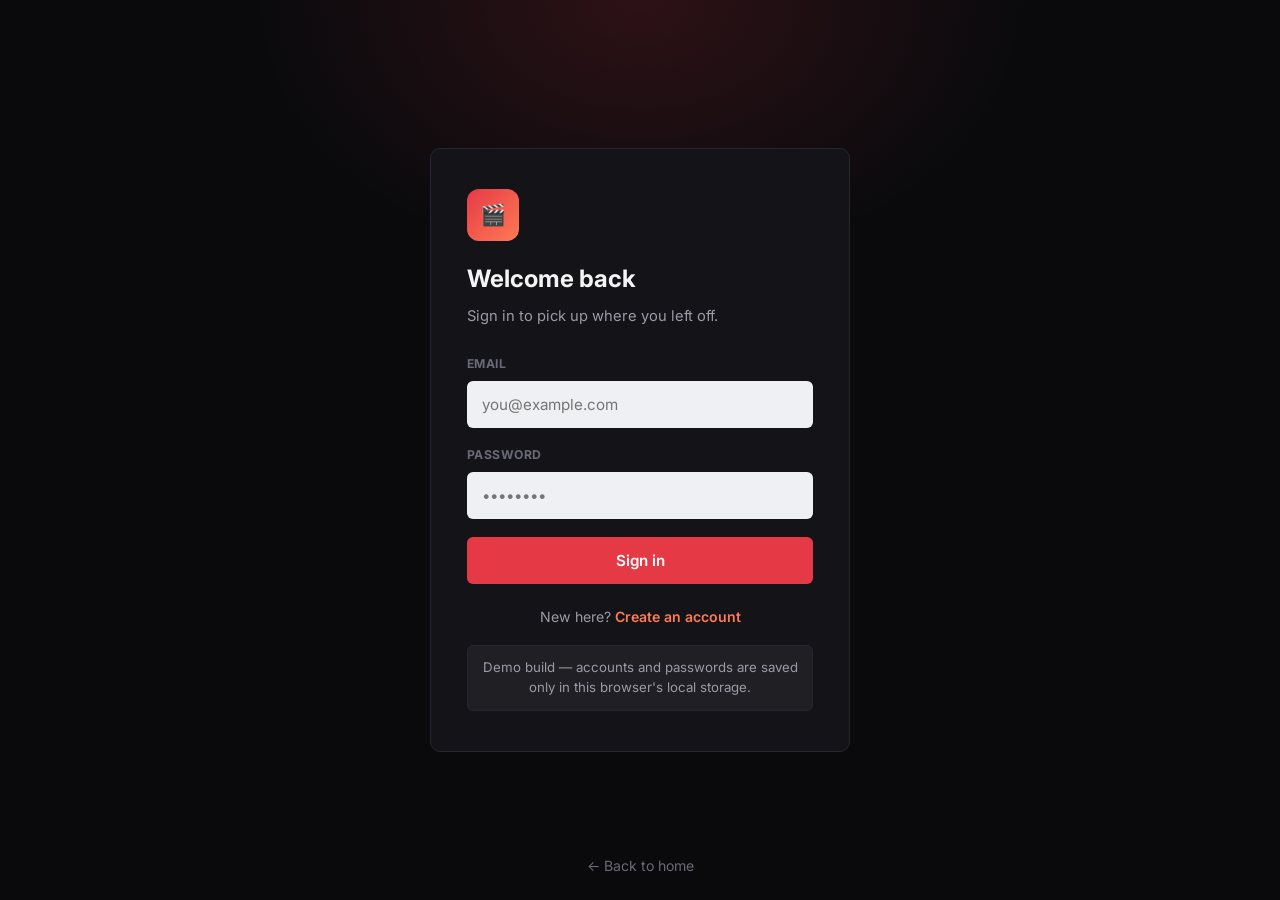
<file: account.html>
<!DOCTYPE html>
<html lang="en">
<head>
<meta charset="UTF-8">
<meta name="viewport" content="width=device-width, initial-scale=1.0">
<title>My Account — Movies 789</title>
<link rel="preconnect" href="https://fonts.googleapis.com">
<link href="https://fonts.googleapis.com/css2?family=Fraunces:wght@500;600;700&family=Inter:wght@400;500;600;700;800&display=swap" rel="stylesheet">
<link rel="stylesheet" href="css/style.css">
</head>
<body>

<header class="topnav">
  <div class="topnav-inner">
    <a href="home.html" class="brand">
      <span class="brand-mark">M</span>
      Movies <span>789</span>
    </a>
    <nav class="nav-links">
      <a href="home.html">Home</a>
    </nav>
    <div class="nav-actions">
      <div class="user-chip" id="user-chip">
        <span class="avatar" id="user-avatar">?</span>
        <span id="user-name-label">Account</span>
        <div class="user-menu" id="user-menu">
          <a href="account.html" class="active">My account</a>
          <button id="logout-btn" class="danger">Sign out</button>
        </div>
      </div>
    </div>
  </div>
</header>

<main class="wrap" style="padding:50px 40px 80px;">
  <div class="section-head" style="margin-bottom:6px;">
    <h2 style="font-size:1.9rem;">My account</h2>
  </div>
  <p id="account-sub" style="color:var(--text-dim); margin:0 0 36px;"></p>

  <div class="section-head">
    <h2>Choose your plan</h2>
    <span style="color:var(--text-faint); font-size:0.85rem;">Cosmetic in this demo — no payment is processed.</span>
  </div>
  <div class="plan-grid" id="plan-grid"></div>
</main>

<div class="toast" id="toast"></div>

<script src="js/data.js"></script>
<script src="js/auth.js"></script>
<script src="js/account.js"></script>
</body>
</html>
</file>
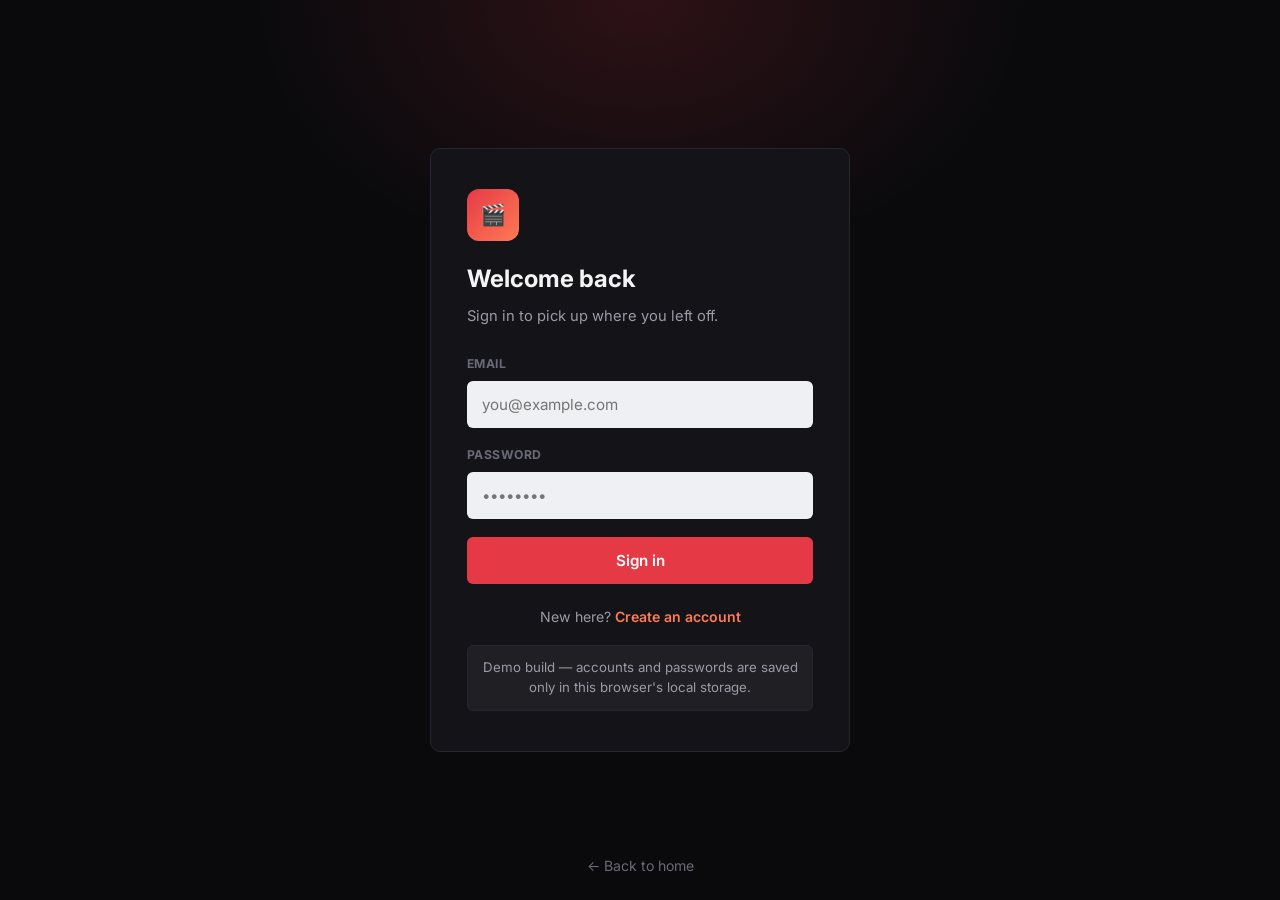
<file: home.html>
<!DOCTYPE html>
<html lang="en">
<head>
<meta charset="UTF-8">
<meta name="viewport" content="width=device-width, initial-scale=1.0">
<title>Home — Movies 789</title>
<link rel="preconnect" href="https://fonts.googleapis.com">
<link href="https://fonts.googleapis.com/css2?family=Fraunces:wght@500;600;700&family=Inter:wght@400;500;600;700;800&display=swap" rel="stylesheet">
<link rel="stylesheet" href="css/style.css">
</head>
<body>

<header class="topnav">
  <div class="topnav-inner">
    <a href="home.html" class="brand">
      <span class="brand-mark">M</span>
      Movies <span>789</span>
    </a>
    <nav class="nav-links">
      <a href="home.html" class="active" data-view="home">Home</a>
      <a href="#" data-view="movies">Movies</a>
      <a href="#" data-view="tv">TV Shows</a>
      <a href="#" data-view="genres">Genres</a>
      <a href="#" data-view="trending">Trending</a>
      <a href="#" data-view="wishlist">Wishlist</a>
    </nav>
    <div class="nav-actions">
      <div class="user-chip" id="user-chip">
        <span class="avatar" id="user-avatar">?</span>
        <span id="user-name-label">Account</span>
        <div class="user-menu" id="user-menu">
          <a href="#" data-view="wishlist">My wishlist</a>
          <a href="account.html">My account</a>
          <button id="logout-btn" class="danger">Sign out</button>
        </div>
      </div>
    </div>
  </div>
</header>

<main id="main-home">
  <section class="feature-hero" id="feature-hero"></section>

  <section class="wrap row-section" id="trending-section">
    <div class="section-head">
      <h2>Trending Now</h2>
    </div>
    <div class="carousel">
      <div class="carousel-nav">
        <button id="car-prev" aria-label="Scroll left">‹</button>
        <button id="car-next" aria-label="Scroll right">›</button>
      </div>
      <div class="carousel-track" id="trending-track"></div>
    </div>
  </section>

  <section class="wrap row-section" style="padding-top:0;">
    <div class="section-head">
      <h2>Fresh Drama</h2>
    </div>
    <div class="carousel">
      <div class="carousel-track" id="drama-track"></div>
    </div>
  </section>
</main>

<main id="main-browse" class="wrap" style="display:none; padding-top:34px; padding-bottom:60px;">
  <div class="section-head">
    <h2 id="browse-title">Movies</h2>
    <span id="browse-count" style="color:var(--text-faint); font-size:0.85rem;"></span>
  </div>
  <div class="search-bar" style="margin:0 0 4px;">
    <span>🔍</span>
    <input type="text" id="search-input" placeholder="Search titles…">
  </div>
  <div class="filter-bar" id="filter-bar"></div>
  <div class="grid-posters" id="browse-grid"></div>
  <div class="empty-state" id="empty-state" style="display:none;">
    <div class="icon">🎞️</div>
    <h3>Nothing here yet</h3>
    <p>Try a different genre or search term.</p>
  </div>
</main>

<footer class="site-footer">
  <div class="wrap" style="display:flex; justify-content:space-between; flex-wrap:wrap; gap:14px;">
    <span>© 2026 Movies 789. A demo project — not a real streaming service.</span>
    <span>Built with HTML, CSS &amp; JavaScript.</span>
  </div>
</footer>

<div class="toast" id="toast"></div>

<script src="js/data.js"></script>
<script src="js/auth.js"></script>
<script src="js/catalog.js"></script>
<script src="js/reviews.js"></script>
<script src="js/home.js"></script>
</body>
</html>
</file>
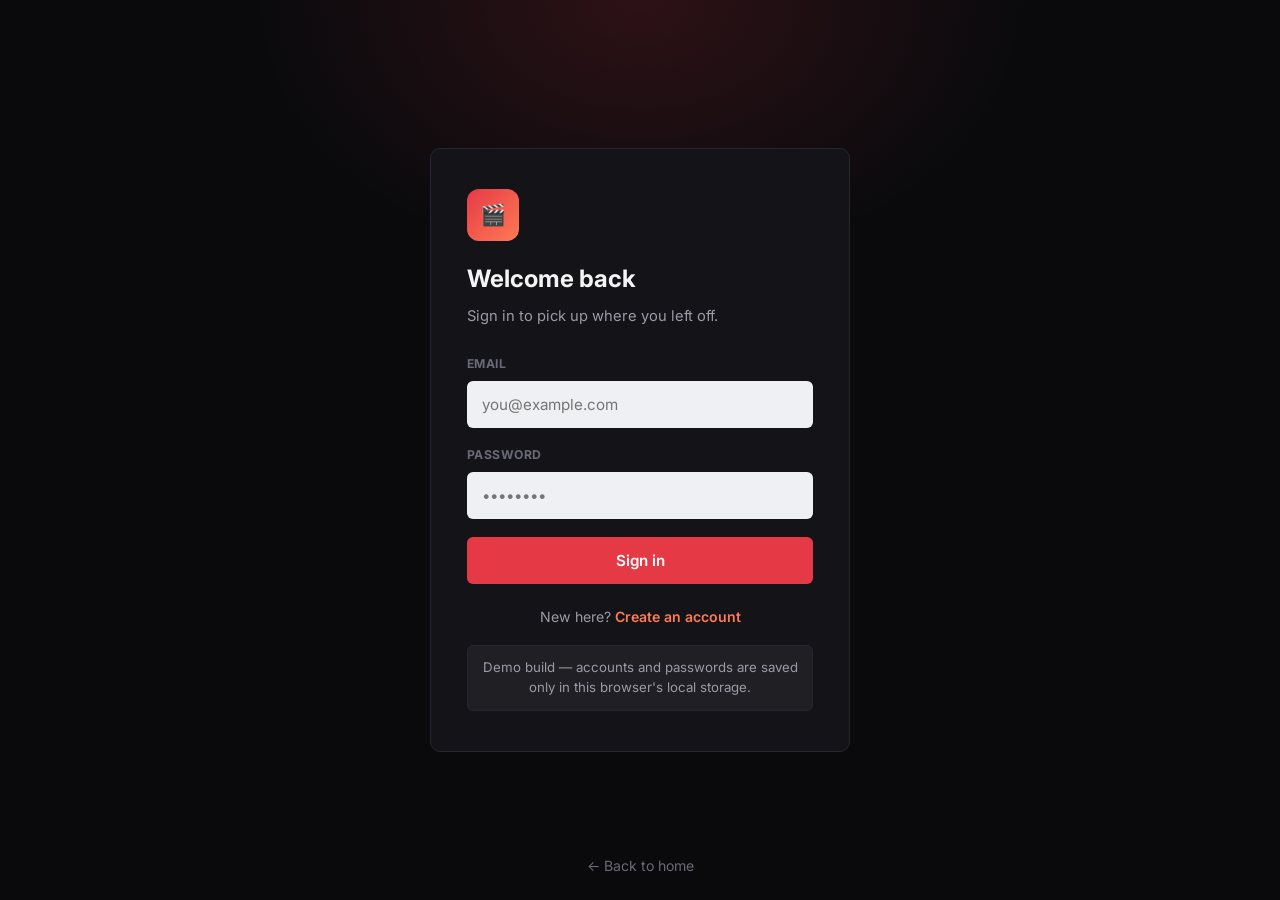
<file: movie.html>
<!DOCTYPE html>
<html lang="en">
<head>
<meta charset="UTF-8">
<meta name="viewport" content="width=device-width, initial-scale=1.0">
<title>Movie — Movies 789</title>
<link rel="preconnect" href="https://fonts.googleapis.com">
<link href="https://fonts.googleapis.com/css2?family=Fraunces:wght@500;600;700&family=Inter:wght@400;500;600;700;800&display=swap" rel="stylesheet">
<link rel="stylesheet" href="css/style.css">
</head>
<body>

<header class="topnav">
  <div class="topnav-inner">
    <a href="home.html" class="brand">
      <span class="brand-mark">M</span>
      Movies <span>789</span>
    </a>
    <nav class="nav-links">
      <a href="home.html">Home</a>
    </nav>
    <div class="nav-actions">
      <div class="user-chip" id="user-chip">
        <span class="avatar" id="user-avatar">?</span>
        <span id="user-name-label">Account</span>
        <div class="user-menu" id="user-menu">
          <a href="account.html">My account</a>
          <button id="logout-btn" class="danger">Sign out</button>
        </div>
      </div>
    </div>
  </div>
</header>

<a href="home.html" class="wrap" style="display:block; padding-top:24px; color:var(--text-faint); font-size:0.88rem;">← Back to browsing</a>

<section class="feature-hero" id="movie-hero" style="min-height:56vh;"></section>

<main class="wrap" style="padding:50px 40px 70px; max-width:900px;">

  <section id="rate-panel" class="panel">
    <h2>Rate this film</h2>
    <p style="color:var(--text-dim); font-size:0.9rem; margin:0 0 16px;">Tap a star, then leave a written review below.</p>
    <div class="star-input" id="star-input">
      <button data-star="1">★</button>
      <button data-star="2">★</button>
      <button data-star="3">★</button>
      <button data-star="4">★</button>
      <button data-star="5">★</button>
      <span id="star-value" class="star-value"></span>
    </div>

    <form id="review-form" style="margin-top:22px;">
      <div class="field" style="margin-bottom:14px;">
        <label for="review-text">Your review</label>
        <textarea id="review-text" required placeholder="What did you think?" style="width:100%; background:var(--bg); border:1px solid var(--line); border-radius:var(--radius-s); padding:12px 14px; color:var(--text); font-family:inherit; min-height:100px; resize:vertical;"></textarea>
      </div>
      <button type="submit" class="btn btn-primary">Post review</button>
      <span id="review-note" style="color:var(--text-faint); font-size:0.82rem; margin-left:12px;"></span>
    </form>
  </section>

  <section style="margin-top:40px;">
    <div class="section-head">
      <h2 id="reviews-heading">Reviews</h2>
      <span id="reviews-avg" style="color:var(--gold); font-weight:700; font-size:0.95rem;"></span>
    </div>
    <div id="review-list"></div>
    <div class="empty-state" id="reviews-empty" style="display:none; padding:50px 10px;">
      <div class="icon">✍️</div>
      <h3>No reviews yet</h3>
      <p>Be the first to rate and review this title.</p>
    </div>
  </section>

</main>

<div class="toast" id="toast"></div>

<script src="js/data.js"></script>
<script src="js/auth.js"></script>
<script src="js/catalog.js"></script>
<script src="js/reviews.js"></script>
<script src="js/movie.js"></script>
</body>
</html>
</file>
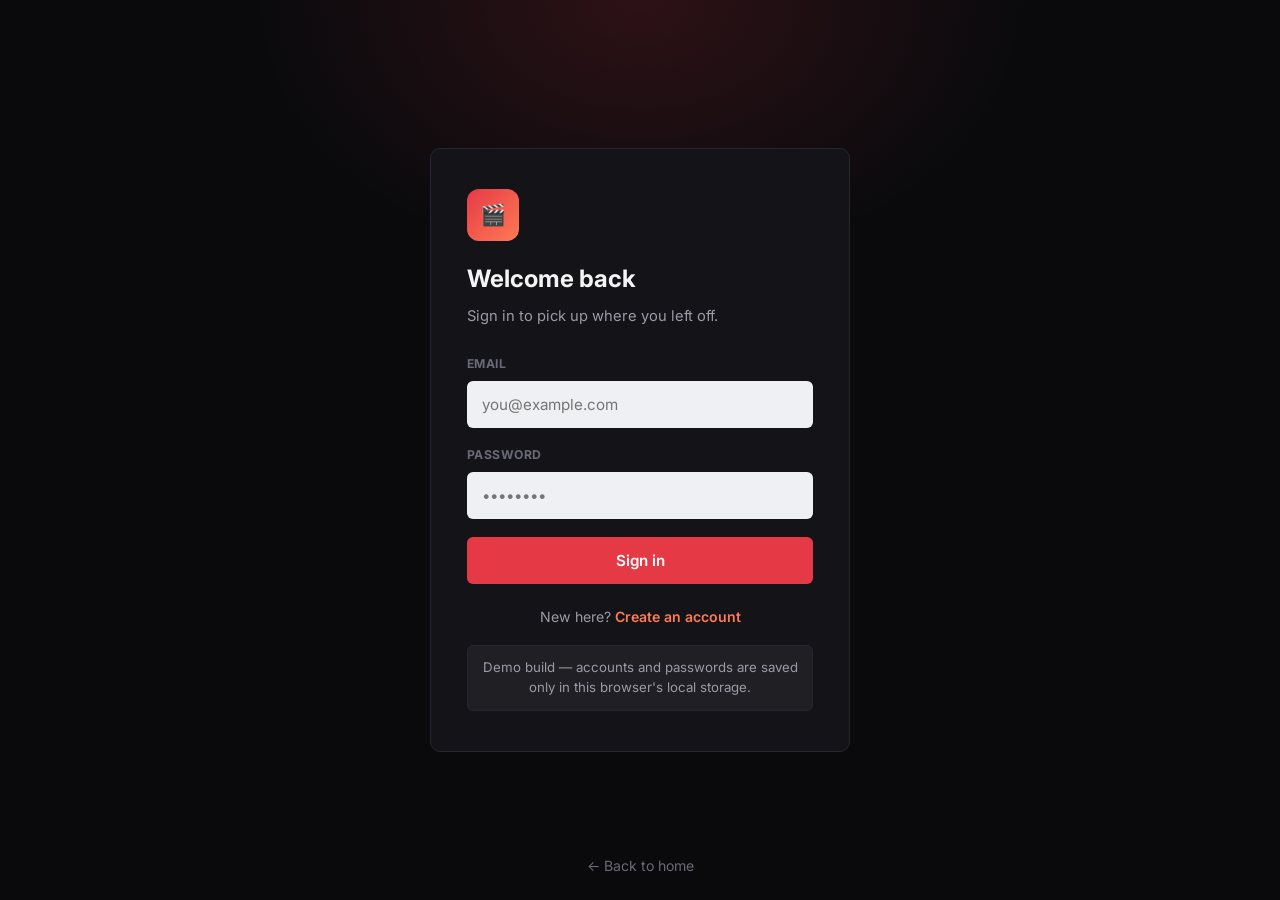
<file: signin.html>
<!DOCTYPE html>
<html lang="en">
<head>
<meta charset="UTF-8">
<meta name="viewport" content="width=device-width, initial-scale=1.0">
<title>Sign in — Movies 789</title>
<link rel="preconnect" href="https://fonts.googleapis.com">
<link href="https://fonts.googleapis.com/css2?family=Fraunces:wght@500;600;700&family=Inter:wght@400;500;600;700;800&display=swap" rel="stylesheet">
<link rel="stylesheet" href="css/style.css">
</head>
<body>

<div class="auth-shell">
  <div class="auth-card">
    <div class="auth-icon">🎬</div>

    <div id="signin-view">
      <h1>Welcome back</h1>
      <p class="sub">Sign in to pick up where you left off.</p>
      <div class="auth-error" id="signin-error"></div>
      <form id="signin-form">
        <div class="field">
          <label for="si-email">Email</label>
          <input id="si-email" type="email" required placeholder="you@example.com">
        </div>
        <div class="field">
          <label for="si-password">Password</label>
          <input id="si-password" type="password" required placeholder="••••••••">
        </div>
        <button type="submit" class="btn btn-primary btn-block">Sign in</button>
      </form>
      <div class="auth-switch">New here? <button id="to-signup">Create an account</button></div>
    </div>

    <div id="signup-view" style="display:none;">
      <h1>Create your account</h1>
      <p class="sub">Takes about 20 seconds. Really.</p>
      <div class="auth-error" id="signup-error"></div>
      <form id="signup-form">
        <div class="field">
          <label for="su-name">Name</label>
          <input id="su-name" type="text" required placeholder="Jordan Rivera">
        </div>
        <div class="field">
          <label for="su-email">Email</label>
          <input id="su-email" type="email" required placeholder="you@example.com">
        </div>
        <div class="field">
          <label for="su-password">Password</label>
          <input id="su-password" type="password" required minlength="4" placeholder="At least 4 characters">
        </div>
        <button type="submit" class="btn btn-primary btn-block">Create account</button>
      </form>
      <div class="auth-switch">Already have an account? <button id="to-signin">Sign in</button></div>
    </div>

    <div class="auth-note">Demo build — accounts and passwords are saved only in this browser's local storage.</div>
  </div>
</div>

<a href="index.html" class="back-link" style="position:fixed; bottom:24px; left:50%; transform:translateX(-50%);">← Back to home</a>

<script src="js/data.js"></script>
<script src="js/auth.js"></script>
<script>
  const signinView = document.getElementById("signin-view");
  const signupView = document.getElementById("signup-view");

  function showSignup() { signinView.style.display = "none"; signupView.style.display = "block"; }
  function showSignin() { signupView.style.display = "none"; signinView.style.display = "block"; }

  if (new URLSearchParams(location.search).get("mode") === "signup") showSignup();

  document.getElementById("to-signup").addEventListener("click", showSignup);
  document.getElementById("to-signin").addEventListener("click", showSignin);

  document.getElementById("signin-form").addEventListener("submit", e => {
    e.preventDefault();
    const email = document.getElementById("si-email").value.trim();
    const password = document.getElementById("si-password").value;
    const result = signIn(email, password);
    const errBox = document.getElementById("signin-error");
    if (!result.ok) {
      errBox.textContent = result.error;
      errBox.classList.add("show");
      return;
    }
    window.location.href = "home.html";
  });

  document.getElementById("signup-form").addEventListener("submit", e => {
    e.preventDefault();
    const name = document.getElementById("su-name").value.trim();
    const email = document.getElementById("su-email").value.trim();
    const password = document.getElementById("su-password").value;
    const result = signUp(name, email, password);
    const errBox = document.getElementById("signup-error");
    if (!result.ok) {
      errBox.textContent = result.error;
      errBox.classList.add("show");
      return;
    }
    window.location.href = "home.html";
  });
</script>
</body>
</html>
</file>
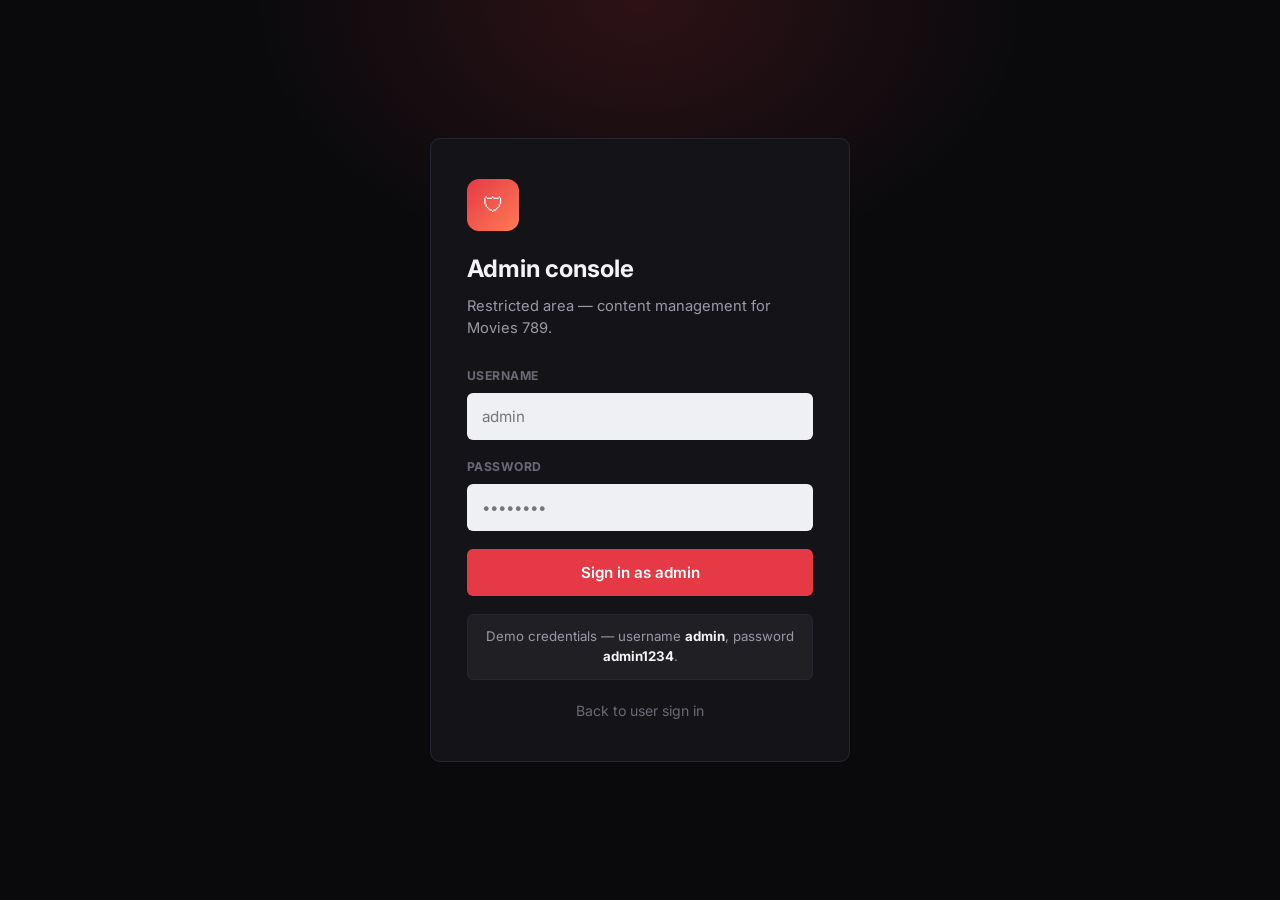
<file: admin/dashboard.html>
<!DOCTYPE html>
<html lang="en">
<head>
<meta charset="UTF-8">
<meta name="viewport" content="width=device-width, initial-scale=1.0">
<title>Admin Dashboard — Movies 789</title>
<link rel="preconnect" href="https://fonts.googleapis.com">
<link href="https://fonts.googleapis.com/css2?family=Fraunces:wght@500;600;700&family=Inter:wght@400;500;600;700;800&display=swap" rel="stylesheet">
<link rel="stylesheet" href="../css/style.css">
</head>
<body>

<div class="mobile-topbar">
  <button id="sidebar-toggle">☰</button>
  <strong>Movies 789 Admin</strong>
</div>

<div class="admin-shell">
  <aside class="admin-sidebar" id="admin-sidebar">
    <div class="admin-brand">
      <span class="brand-mark">M</span>
      <div>
        <div class="name">Movies 789</div>
        <div class="role">ADMIN</div>
      </div>
    </div>
    <nav class="admin-nav">
      <a href="#" data-view="dashboard" class="active"><span class="icon">▦</span> Dashboard</a>
      <a href="#" data-view="movies"><span class="icon">🎬</span> Movies</a>
      <a href="#" data-view="add-movie"><span class="icon">➕</span> Add Movie</a>
      <a href="#" data-view="categories"><span class="icon">▤</span> Categories</a>
      <a href="#" data-view="users"><span class="icon">◎</span> Users</a>
      <a href="#" data-view="settings"><span class="icon">⚙</span> Settings</a>
      <div class="divider"></div>
      <a href="../home.html" target="_blank" rel="noopener"><span class="icon">↗</span> View site</a>
      <button id="logout-btn" class="danger"><span class="icon">⏻</span> Logout</button>
    </nav>
  </aside>

  <main class="admin-main">

    <!-- Dashboard -->
    <section class="view-section active" id="view-dashboard">
      <div class="admin-header">
        <h1>Dashboard</h1>
        <p>A snapshot of the Movies 789 catalog.</p>
      </div>

      <div class="stat-grid">
        <div class="stat-card">
          <div class="stat-icon">🎬</div>
          <div class="stat-value" id="stat-movies">0</div>
          <div class="stat-label">Total movies</div>
        </div>
        <div class="stat-card">
          <div class="stat-icon">◎</div>
          <div class="stat-value" id="stat-users">0</div>
          <div class="stat-label">Total users</div>
        </div>
        <div class="stat-card">
          <div class="stat-icon">▤</div>
          <div class="stat-value" id="stat-genres">0</div>
          <div class="stat-label">Total genres</div>
        </div>
        <div class="stat-card">
          <div class="stat-icon">♥</div>
          <div class="stat-value" id="stat-wishlist">0</div>
          <div class="stat-label">Wishlist items</div>
        </div>
        <div class="stat-card">
          <div class="stat-icon">◉</div>
          <div class="stat-value" id="stat-views">0</div>
          <div class="stat-label">Total views</div>
        </div>
        <div class="stat-card">
          <div class="stat-icon">✍️</div>
          <div class="stat-value" id="stat-reviews">0</div>
          <div class="stat-label">Total reviews</div>
        </div>
      </div>

      <div class="panel">
        <h2>Titles per genre</h2>
        <div class="bar-chart" id="genre-chart"></div>
      </div>

      <div class="panel">
        <div class="panel-head">
          <h2>Latest titles</h2>
          <a href="#" class="table-link" data-view="movies">Manage all</a>
        </div>
        <table class="data-table">
          <thead>
            <tr><th>Title</th><th>Genres</th><th>Year</th><th>Rating</th></tr>
          </thead>
          <tbody id="latest-titles-body"></tbody>
        </table>
      </div>
    </section>

    <!-- Movies -->
    <section class="view-section" id="view-movies">
      <div class="admin-header">
        <h1>Movies</h1>
        <p>Everything currently in the catalog.</p>
      </div>
      <div class="panel">
        <div class="panel-head">
          <h2 id="movies-count">All titles</h2>
          <a href="#" class="btn btn-primary" data-view="add-movie" style="padding:9px 16px; font-size:0.85rem;">➕ Add movie</a>
        </div>
        <table class="data-table">
          <thead>
            <tr><th>Title</th><th>Genres</th><th>Year</th><th>Rating</th><th></th></tr>
          </thead>
          <tbody id="movies-table-body"></tbody>
        </table>
      </div>
    </section>

    <!-- Add Movie -->
    <section class="view-section" id="view-add-movie">
      <div class="admin-header">
        <h1>Add movie</h1>
        <p>Add a new title to the catalog.</p>
      </div>
      <div class="panel">
        <form id="add-movie-form">
          <div class="form-grid">
            <div class="full">
              <label for="m-title">Title</label>
              <input id="m-title" type="text" required placeholder="e.g. Midnight Parallel">
            </div>
            <div>
              <label for="m-year">Year</label>
              <input id="m-year" type="number" required min="1900" max="2100" value="2026">
            </div>
            <div>
              <label for="m-runtime">Runtime</label>
              <input id="m-runtime" type="text" required placeholder="e.g. 1h 48m">
            </div>
            <div>
              <label for="m-rating">Rating</label>
              <input id="m-rating" type="number" required min="0" max="10" step="0.1" value="7.5">
            </div>
            <div class="full">
              <label>Genres</label>
              <div class="checkbox-grid" id="genre-checkboxes"></div>
            </div>
            <div class="full">
              <label for="m-blurb">Synopsis</label>
              <textarea id="m-blurb" required placeholder="One or two sentences about the film…"></textarea>
            </div>
          </div>
          <div class="form-actions">
            <button type="reset" class="btn btn-ghost">Clear</button>
            <button type="submit" class="btn btn-primary">Add to catalog</button>
          </div>
        </form>
      </div>
    </section>

    <!-- Categories -->
    <section class="view-section" id="view-categories">
      <div class="admin-header">
        <h1>Categories</h1>
        <p>Genres and how many titles carry each one.</p>
      </div>
      <div class="panel">
        <table class="data-table">
          <thead><tr><th>Genre</th><th>Titles</th></tr></thead>
          <tbody id="categories-table-body"></tbody>
        </table>
      </div>
    </section>

    <!-- Users -->
    <section class="view-section" id="view-users">
      <div class="admin-header">
        <h1>Users</h1>
        <p>Accounts created on this browser.</p>
      </div>
      <div class="panel">
        <table class="data-table" id="users-table">
          <thead><tr><th>Name</th><th>Email</th><th>Plan</th><th>Joined</th></tr></thead>
          <tbody id="users-table-body"></tbody>
        </table>
        <div class="empty-state" id="users-empty" style="display:none; padding:40px 10px;">
          <div class="icon">◎</div>
          <h3>No users yet</h3>
          <p>Accounts will show up here once someone signs up on the site.</p>
        </div>
      </div>
    </section>

    <!-- Settings -->
    <section class="view-section" id="view-settings">
      <div class="admin-header">
        <h1>Settings</h1>
        <p>Basic preferences for this demo instance.</p>
      </div>
      <div class="panel">
        <div class="form-grid">
          <div class="full">
            <label for="s-site-name">Site name</label>
            <input id="s-site-name" type="text" value="Movies 789">
          </div>
          <div class="full">
            <label for="s-tagline">Tagline</label>
            <input id="s-tagline" type="text" value="Endless films. Bingeable series. One place.">
          </div>
        </div>
        <div class="form-actions">
          <button class="btn btn-primary" id="save-settings">Save changes</button>
        </div>
        <p style="color:var(--text-faint); font-size:0.82rem; margin-top:18px;">Settings are cosmetic in this demo and aren't wired into the storefront.</p>
      </div>
    </section>

  </main>
</div>

<div class="toast" id="toast"></div>

<script src="../js/data.js"></script>
<script src="../js/auth.js"></script>
<script src="../js/catalog.js"></script>
<script src="../js/reviews.js"></script>
<script src="../js/admin.js"></script>
</body>
</html>
</file>
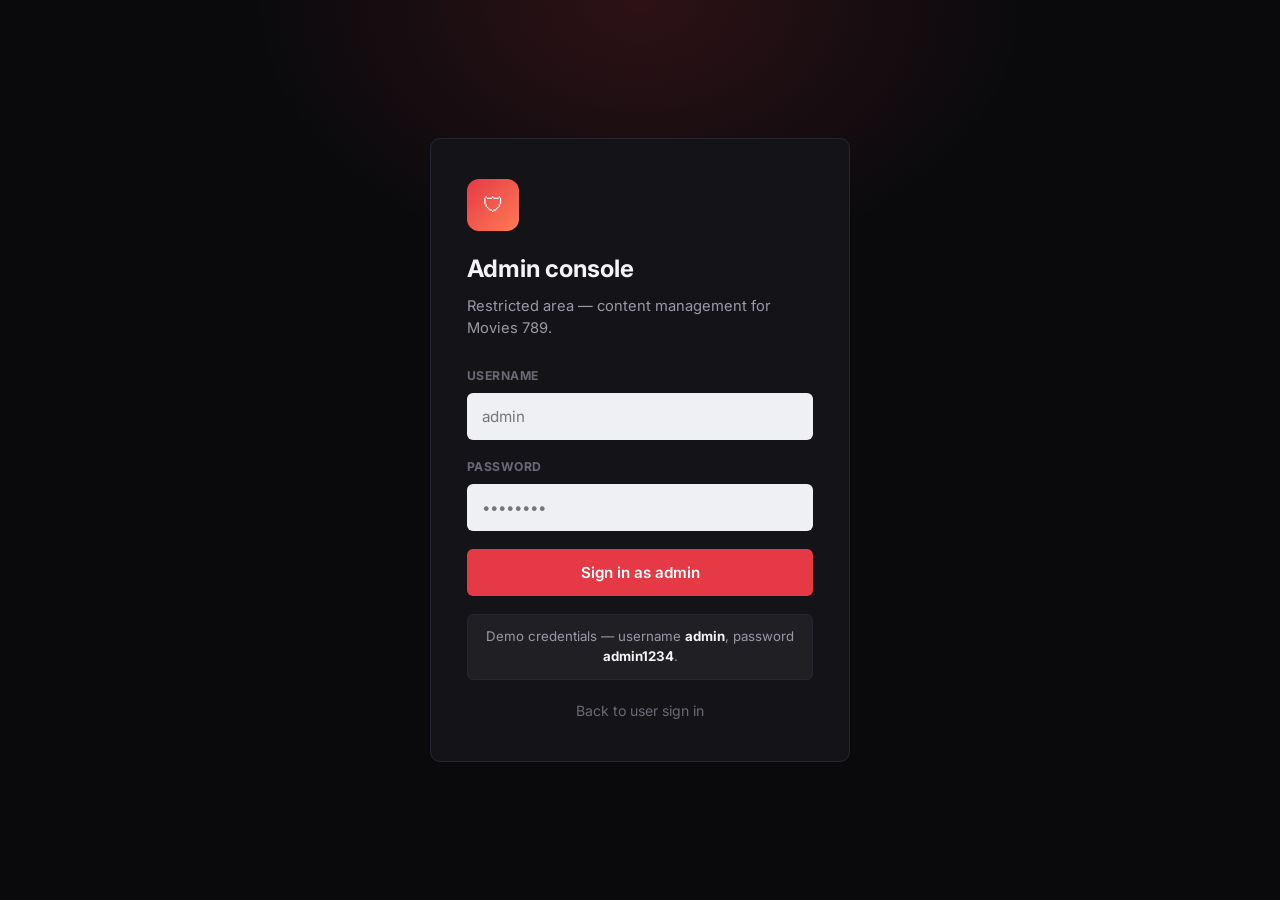
<file: admin/login.html>
<!DOCTYPE html>
<html lang="en">
<head>
<meta charset="UTF-8">
<meta name="viewport" content="width=device-width, initial-scale=1.0">
<title>Admin sign in — Movies 789</title>
<link rel="preconnect" href="https://fonts.googleapis.com">
<link href="https://fonts.googleapis.com/css2?family=Fraunces:wght@500;600;700&family=Inter:wght@400;500;600;700;800&display=swap" rel="stylesheet">
<link rel="stylesheet" href="../css/style.css">
</head>
<body>

<div class="auth-shell">
  <div class="auth-card">
    <div class="auth-icon">🛡</div>
    <h1>Admin console</h1>
    <p class="sub">Restricted area — content management for Movies 789.</p>
    <div class="auth-error" id="admin-error"></div>
    <form id="admin-login-form">
      <div class="field">
        <label for="a-username">Username</label>
        <input id="a-username" type="text" required placeholder="admin">
      </div>
      <div class="field">
        <label for="a-password">Password</label>
        <input id="a-password" type="password" required placeholder="••••••••">
      </div>
      <button type="submit" class="btn btn-primary btn-block">Sign in as admin</button>
    </form>
    <div class="auth-note">Demo credentials — username <strong>admin</strong>, password <strong>admin1234</strong>.</div>
    <a href="../signin.html" class="back-link">Back to user sign in</a>
  </div>
</div>

<script src="../js/data.js"></script>
<script src="../js/auth.js"></script>
<script>
  document.getElementById("admin-login-form").addEventListener("submit", e => {
    e.preventDefault();
    const username = document.getElementById("a-username").value.trim();
    const password = document.getElementById("a-password").value;
    const result = adminSignIn(username, password);
    const errBox = document.getElementById("admin-error");
    if (!result.ok) {
      errBox.textContent = result.error;
      errBox.classList.add("show");
      return;
    }
    window.location.href = "dashboard.html";
  });
</script>
</body>
</html>
</file>
<file: css/style.css>
/* Movies 789 — shared styles */

:root {
  --bg: #0a0a0d;
  --bg-raised: #141418;
  --bg-card: #18181d;
  --line: #262630;
  --red: #e63946;
  --red-dim: #a72631;
  --orange: #ff7b54;
  --text: #f4f4f6;
  --text-dim: #9a9aa5;
  --text-faint: #6a6a76;
  --gold: #f2b134;
  --radius-s: 6px;
  --radius-m: 10px;
  --font: "Inter", -apple-system, BlinkMacSystemFont, "Segoe UI", sans-serif;
  --font-display: "Fraunces", Georgia, serif;
}

* { box-sizing: border-box; }

html { scroll-behavior: smooth; }

body {
  margin: 0;
  background: var(--bg);
  color: var(--text);
  font-family: var(--font);
  line-height: 1.5;
  -webkit-font-smoothing: antialiased;
}

a { color: inherit; text-decoration: none; }
img { max-width: 100%; display: block; }
button { font-family: inherit; cursor: pointer; }

:focus-visible {
  outline: 2px solid var(--orange);
  outline-offset: 2px;
}

@media (prefers-reduced-motion: reduce) {
  * { animation-duration: 0.001ms !important; transition-duration: 0.001ms !important; }
}

.wrap { max-width: 1240px; margin: 0 auto; padding: 0 40px; }

/* ---------- Buttons ---------- */
.btn {
  display: inline-flex;
  align-items: center;
  justify-content: center;
  gap: 8px;
  padding: 13px 24px;
  border-radius: var(--radius-s);
  font-weight: 600;
  font-size: 0.95rem;
  border: 1px solid transparent;
  transition: transform 0.15s ease, background 0.15s ease, border-color 0.15s ease;
}
.btn:active { transform: scale(0.98); }
.btn-primary { background: var(--red); color: #fff; }
.btn-primary:hover { background: #d92f3c; }
.btn-ghost { background: transparent; color: var(--text); border-color: var(--line); }
.btn-ghost:hover { border-color: var(--text-dim); }
.btn-outline { background: rgba(255,255,255,0.06); color: var(--text); border-color: rgba(255,255,255,0.14); }
.btn-outline:hover { background: rgba(255,255,255,0.1); }
.btn-block { width: 100%; }
.btn[disabled] { opacity: 0.5; cursor: not-allowed; }

/* ---------- Top nav (marketing / home) ---------- */
.topnav {
  position: sticky;
  top: 0;
  z-index: 40;
  background: linear-gradient(to bottom, rgba(10,10,13,0.96), rgba(10,10,13,0.7));
  backdrop-filter: blur(8px);
  border-bottom: 1px solid var(--line);
}
.topnav-inner {
  max-width: 1240px;
  margin: 0 auto;
  padding: 18px 40px;
  display: flex;
  align-items: center;
  gap: 40px;
}
.brand {
  display: flex;
  align-items: center;
  gap: 10px;
  font-weight: 800;
  font-size: 1.15rem;
  letter-spacing: -0.01em;
  margin-right: auto;
}
.brand-mark {
  width: 34px;
  height: 34px;
  border-radius: 9px;
  background: linear-gradient(135deg, var(--red), var(--orange));
  display: flex;
  align-items: center;
  justify-content: center;
  font-family: var(--font-display);
  font-weight: 700;
  color: #fff;
  font-size: 1.05rem;
}
.brand span { color: var(--red); }

.nav-links { display: flex; align-items: center; gap: 28px; }
.nav-links a {
  font-size: 0.92rem;
  color: var(--text-dim);
  font-weight: 500;
  padding: 6px 2px;
  border-bottom: 2px solid transparent;
  transition: color 0.15s ease, border-color 0.15s ease;
}
.nav-links a:hover, .nav-links a.active { color: var(--text); }
.nav-links a.active { border-color: var(--red); }

.nav-actions { display: flex; align-items: center; gap: 14px; }

.avatar {
  width: 36px;
  height: 36px;
  border-radius: 50%;
  background: linear-gradient(135deg, var(--red), var(--orange));
  color: #fff;
  display: flex;
  align-items: center;
  justify-content: center;
  font-weight: 700;
  font-size: 0.95rem;
}
.user-chip {
  display: flex;
  align-items: center;
  gap: 10px;
  padding: 6px 12px 6px 6px;
  border-radius: 999px;
  border: 1px solid var(--line);
  font-size: 0.88rem;
  color: var(--text-dim);
  position: relative;
}
.user-chip:hover { border-color: var(--text-faint); }
.user-menu {
  position: absolute;
  top: calc(100% + 10px);
  right: 0;
  background: var(--bg-raised);
  border: 1px solid var(--line);
  border-radius: var(--radius-m);
  min-width: 190px;
  padding: 8px;
  display: none;
  flex-direction: column;
  box-shadow: 0 20px 40px rgba(0,0,0,0.5);
}
.user-menu.open { display: flex; }
.user-menu a, .user-menu button {
  text-align: left;
  background: none;
  border: none;
  color: var(--text);
  padding: 9px 10px;
  border-radius: var(--radius-s);
  font-size: 0.88rem;
}
.user-menu a:hover, .user-menu button:hover { background: rgba(255,255,255,0.06); }
.user-menu .danger { color: var(--red); }

/* ---------- Landing hero ---------- */
.landing-hero {
  position: relative;
  min-height: 88vh;
  display: flex;
  align-items: center;
  overflow: hidden;
  border-bottom: 1px solid var(--line);
}
.landing-hero::before {
  content: "";
  position: absolute;
  inset: 0;
  background:
    radial-gradient(ellipse 60% 50% at 75% 20%, rgba(230,57,70,0.22), transparent 60%),
    radial-gradient(ellipse 50% 60% at 15% 90%, rgba(255,123,84,0.14), transparent 60%),
    var(--bg);
  z-index: -1;
}
.landing-hero .wrap { padding-top: 60px; padding-bottom: 60px; }
.eyebrow {
  display: inline-flex;
  align-items: center;
  gap: 8px;
  color: var(--orange);
  font-size: 0.85rem;
  font-weight: 600;
  margin-bottom: 22px;
}
.landing-headline {
  font-family: var(--font-display);
  font-size: clamp(2.6rem, 5.6vw, 4.6rem);
  line-height: 1.05;
  font-weight: 600;
  max-width: 820px;
  margin: 0 0 26px;
  letter-spacing: -0.01em;
}
.landing-headline em { font-style: normal; color: var(--red); }
.landing-sub {
  font-size: 1.15rem;
  color: var(--text-dim);
  max-width: 560px;
  margin: 0 0 34px;
}
.landing-actions { display: flex; gap: 14px; flex-wrap: wrap; margin-bottom: 18px; }
.landing-note {
  display: flex;
  align-items: center;
  gap: 8px;
  color: var(--text-faint);
  font-size: 0.85rem;
}

.strip {
  display: flex;
  gap: 14px;
  overflow-x: auto;
  padding: 30px 40px 40px;
  scrollbar-width: none;
}
.strip::-webkit-scrollbar { display: none; }
.strip .poster { flex: 0 0 auto; width: 150px; }

/* ---------- Poster card ---------- */
.poster {
  position: relative;
  border-radius: var(--radius-s);
  overflow: hidden;
  background: var(--bg-card);
  border: 1px solid var(--line);
}
.poster img {
  width: 100%;
  aspect-ratio: 2 / 3;
  object-fit: cover;
  display: block;
  transition: transform 0.35s ease;
}
.poster:hover img { transform: scale(1.05); }
.poster-rating {
  position: absolute;
  top: 8px;
  left: 8px;
  background: rgba(10,10,13,0.85);
  color: var(--gold);
  font-size: 0.72rem;
  font-weight: 700;
  padding: 3px 7px;
  border-radius: 999px;
  display: flex;
  align-items: center;
  gap: 3px;
}
.poster-wish {
  position: absolute;
  top: 8px;
  right: 8px;
  width: 28px;
  height: 28px;
  border-radius: 50%;
  background: rgba(10,10,13,0.85);
  border: none;
  color: #fff;
  display: flex;
  align-items: center;
  justify-content: center;
  font-size: 0.95rem;
}
.poster-wish.active { color: var(--red); }
.poster-meta { padding: 10px 4px 2px; }
.poster-title {
  font-size: 0.88rem;
  font-weight: 600;
  white-space: nowrap;
  overflow: hidden;
  text-overflow: ellipsis;
}
.poster-sub { font-size: 0.76rem; color: var(--text-faint); margin-top: 2px; }

/* ---------- Auth pages ---------- */
.auth-shell {
  min-height: 100vh;
  display: flex;
  align-items: center;
  justify-content: center;
  padding: 40px 20px;
  position: relative;
}
.auth-shell::before {
  content: "";
  position: absolute;
  inset: 0;
  background:
    radial-gradient(ellipse 50% 50% at 50% 0%, rgba(230,57,70,0.16), transparent 60%),
    var(--bg);
  z-index: -1;
}
.auth-card {
  width: 100%;
  max-width: 420px;
  background: var(--bg-raised);
  border: 1px solid var(--line);
  border-radius: var(--radius-m);
  padding: 40px 36px;
}
.auth-icon {
  width: 52px;
  height: 52px;
  border-radius: 12px;
  background: linear-gradient(135deg, var(--red), var(--orange));
  display: flex;
  align-items: center;
  justify-content: center;
  margin-bottom: 20px;
  font-size: 1.3rem;
}
.auth-card h1 { font-size: 1.5rem; margin: 0 0 8px; font-weight: 700; }
.auth-card .sub { color: var(--text-dim); font-size: 0.92rem; margin: 0 0 28px; }
.field { margin-bottom: 18px; }
.field label {
  display: block;
  font-size: 0.76rem;
  font-weight: 700;
  letter-spacing: 0.04em;
  color: var(--text-faint);
  margin-bottom: 8px;
  text-transform: uppercase;
}
.field input {
  width: 100%;
  background: #eef0f4;
  color: #14141a;
  border: 1px solid transparent;
  border-radius: var(--radius-s);
  padding: 13px 14px;
  font-size: 0.95rem;
  font-family: inherit;
}
.field input:focus { outline: 2px solid var(--orange); outline-offset: 1px; }
.auth-note {
  margin-top: 18px;
  background: rgba(255,255,255,0.05);
  border: 1px solid var(--line);
  border-radius: var(--radius-s);
  padding: 12px 14px;
  font-size: 0.83rem;
  color: var(--text-dim);
  text-align: center;
}
.auth-note strong { color: var(--text); }
.auth-switch { text-align: center; margin-top: 22px; font-size: 0.88rem; color: var(--text-dim); }
.auth-switch button {
  background: none;
  border: none;
  color: var(--orange);
  font-weight: 600;
  font-size: inherit;
  padding: 0;
}
.auth-error {
  background: rgba(230,57,70,0.12);
  border: 1px solid rgba(230,57,70,0.4);
  color: #ff9aa2;
  font-size: 0.85rem;
  padding: 10px 12px;
  border-radius: var(--radius-s);
  margin-bottom: 18px;
  display: none;
}
.auth-error.show { display: block; }
.back-link { display: block; text-align: center; margin-top: 20px; font-size: 0.88rem; color: var(--text-faint); }
.back-link:hover { color: var(--text-dim); }

/* ---------- Home / featured hero ---------- */
.feature-hero {
  position: relative;
  min-height: 72vh;
  display: flex;
  align-items: flex-end;
  border-bottom: 1px solid var(--line);
  overflow: hidden;
}
.feature-hero img.backdrop {
  position: absolute;
  inset: 0;
  width: 100%;
  height: 100%;
  object-fit: cover;
  z-index: -2;
}
.feature-hero::after {
  content: "";
  position: absolute;
  inset: 0;
  background: linear-gradient(to top, var(--bg) 8%, rgba(10,10,13,0.35) 55%, rgba(10,10,13,0.15) 100%),
              linear-gradient(to right, rgba(10,10,13,0.75) 0%, rgba(10,10,13,0.15) 55%);
  z-index: -1;
}
.feature-hero .wrap { padding-bottom: 56px; padding-top: 100px; }
.feature-badge {
  display: inline-block;
  color: var(--red);
  font-size: 0.78rem;
  font-weight: 700;
  letter-spacing: 0.06em;
  margin-bottom: 14px;
}
.feature-title {
  font-family: var(--font-display);
  font-size: clamp(2.4rem, 5vw, 4rem);
  font-weight: 600;
  margin: 0 0 14px;
  max-width: 700px;
}
.feature-meta {
  display: flex;
  align-items: center;
  gap: 14px;
  color: var(--text-dim);
  font-size: 0.92rem;
  margin-bottom: 18px;
}
.feature-meta .stars { color: var(--gold); font-weight: 700; display: flex; align-items: center; gap: 4px; }
.feature-desc { max-width: 560px; color: #d8d8de; margin: 0 0 28px; font-size: 1.02rem; }
.feature-actions { display: flex; gap: 12px; flex-wrap: wrap; }

/* ---------- Rows / carousels ---------- */
.section-head {
  display: flex;
  align-items: baseline;
  justify-content: space-between;
  margin: 0 0 18px;
}
.section-head h2 { font-size: 1.4rem; margin: 0; font-weight: 700; }
.section-head a { font-size: 0.85rem; color: var(--red); font-weight: 600; }
.row-section { padding: 46px 0; }
.carousel { position: relative; }
.carousel-track {
  display: flex;
  gap: 16px;
  overflow-x: auto;
  scroll-behavior: smooth;
  padding-bottom: 6px;
  scrollbar-width: none;
}
.carousel-track::-webkit-scrollbar { display: none; }
.carousel-track .poster { flex: 0 0 172px; }
.carousel-nav {
  position: absolute;
  top: -58px;
  right: 0;
  display: flex;
  gap: 8px;
}
.carousel-nav button {
  width: 34px;
  height: 34px;
  border-radius: 50%;
  border: 1px solid var(--line);
  background: var(--bg-card);
  color: var(--text);
  display: flex;
  align-items: center;
  justify-content: center;
}
.carousel-nav button:hover { border-color: var(--text-dim); }

.filter-bar {
  display: flex;
  flex-wrap: wrap;
  gap: 10px;
  padding: 28px 0 6px;
}
.chip {
  padding: 8px 16px;
  border-radius: 999px;
  border: 1px solid var(--line);
  background: transparent;
  color: var(--text-dim);
  font-size: 0.85rem;
  font-weight: 600;
}
.chip.active { background: var(--red); border-color: var(--red); color: #fff; }
.chip:hover:not(.active) { border-color: var(--text-dim); color: var(--text); }

.grid-posters {
  display: grid;
  grid-template-columns: repeat(auto-fill, minmax(160px, 1fr));
  gap: 20px;
  padding: 10px 0 40px;
}

.search-bar {
  display: flex;
  align-items: center;
  gap: 10px;
  background: var(--bg-card);
  border: 1px solid var(--line);
  border-radius: 999px;
  padding: 10px 18px;
  max-width: 380px;
  margin: 30px 0 0;
}
.search-bar input {
  background: none;
  border: none;
  color: var(--text);
  font-family: inherit;
  font-size: 0.92rem;
  width: 100%;
}
.search-bar input:focus { outline: none; }

.empty-state {
  text-align: center;
  padding: 80px 20px;
  color: var(--text-faint);
}
.empty-state .icon { font-size: 2.4rem; margin-bottom: 14px; }
.empty-state h3 { color: var(--text); margin: 0 0 8px; }

/* ---------- Modal ---------- */
.modal-backdrop {
  position: fixed;
  inset: 0;
  background: rgba(4,4,6,0.75);
  display: none;
  align-items: center;
  justify-content: center;
  z-index: 100;
  padding: 20px;
}
.modal-backdrop.open { display: flex; }
.modal-card {
  background: var(--bg-raised);
  border: 1px solid var(--line);
  border-radius: var(--radius-m);
  max-width: 640px;
  width: 100%;
  max-height: 88vh;
  overflow-y: auto;
}
.modal-card img { width: 100%; aspect-ratio: 16/8; object-fit: cover; }
.modal-body { padding: 28px 32px 32px; }
.modal-close {
  position: absolute;
  top: 14px;
  right: 14px;
  width: 34px;
  height: 34px;
  border-radius: 50%;
  border: none;
  background: rgba(10,10,13,0.7);
  color: #fff;
  font-size: 1.1rem;
}
.modal-top { position: relative; }
.modal-genres { display: flex; gap: 8px; flex-wrap: wrap; margin: 14px 0 18px; }
.tag { font-size: 0.76rem; padding: 4px 10px; border-radius: 999px; background: rgba(255,255,255,0.08); color: var(--text-dim); }

/* ---------- Footer ---------- */
.site-footer {
  border-top: 1px solid var(--line);
  padding: 40px 0 60px;
  color: var(--text-faint);
  font-size: 0.85rem;
}

/* ================= Admin ================= */
.admin-shell { display: flex; min-height: 100vh; }
.admin-sidebar {
  width: 250px;
  flex: 0 0 250px;
  background: var(--bg-raised);
  border-right: 1px solid var(--line);
  padding: 26px 18px;
  display: flex;
  flex-direction: column;
  position: sticky;
  top: 0;
  height: 100vh;
}
.admin-brand { display: flex; align-items: center; gap: 12px; padding: 6px 10px 26px; }
.admin-brand .name { font-weight: 800; font-size: 1.02rem; }
.admin-brand .role { font-size: 0.72rem; color: var(--red); font-weight: 700; letter-spacing: 0.05em; }
.admin-nav { display: flex; flex-direction: column; gap: 2px; flex: 1; }
.admin-nav a, .admin-nav button {
  display: flex;
  align-items: center;
  gap: 12px;
  padding: 11px 12px;
  border-radius: var(--radius-s);
  color: var(--text-dim);
  font-size: 0.9rem;
  font-weight: 500;
  background: none;
  border: none;
  text-align: left;
  width: 100%;
}
.admin-nav a:hover, .admin-nav button:hover { background: rgba(255,255,255,0.05); color: var(--text); }
.admin-nav a.active { background: rgba(230,57,70,0.14); color: var(--red); font-weight: 700; }
.admin-nav .icon { width: 18px; text-align: center; }
.admin-nav .divider { height: 1px; background: var(--line); margin: 12px 4px; }
.admin-nav .danger { color: var(--red); }

.admin-main { flex: 1; padding: 44px 48px; min-width: 0; }
.admin-header h1 { font-size: 1.9rem; margin: 0 0 6px; }
.admin-header p { color: var(--text-dim); margin: 0 0 34px; }

.stat-grid {
  display: grid;
  grid-template-columns: repeat(auto-fit, minmax(190px, 1fr));
  gap: 18px;
  margin-bottom: 40px;
}
.stat-card {
  background: var(--bg-card);
  border: 1px solid var(--line);
  border-radius: var(--radius-m);
  padding: 22px;
}
.stat-icon {
  width: 34px; height: 34px;
  display: flex; align-items: center; justify-content: center;
  color: var(--red);
  font-size: 1.1rem;
  margin-bottom: 16px;
}
.stat-value { font-size: 1.9rem; font-weight: 800; }
.stat-label { font-size: 0.76rem; color: var(--text-faint); text-transform: uppercase; letter-spacing: 0.05em; margin-top: 4px; }

.panel {
  background: var(--bg-card);
  border: 1px solid var(--line);
  border-radius: var(--radius-m);
  padding: 28px;
  margin-bottom: 30px;
}
.panel h2 { margin: 0 0 22px; font-size: 1.15rem; }

.bar-chart { display: flex; align-items: flex-end; gap: 18px; height: 220px; padding: 0 4px; }
.bar-chart .bar-col { flex: 1; display: flex; flex-direction: column; align-items: center; justify-content: flex-end; height: 100%; }
.bar-chart .bar {
  width: 60%;
  background: linear-gradient(to top, var(--red), var(--orange));
  border-radius: 4px 4px 0 0;
  min-height: 3px;
}
.bar-chart .bar-count { font-size: 0.78rem; color: var(--text-dim); margin-bottom: 6px; }
.bar-chart .bar-label { font-size: 0.76rem; color: var(--text-faint); margin-top: 10px; text-align: center; }

.data-table { width: 100%; border-collapse: collapse; }
.data-table th {
  text-align: left;
  font-size: 0.74rem;
  text-transform: uppercase;
  letter-spacing: 0.04em;
  color: var(--text-faint);
  padding: 10px 14px;
  border-bottom: 1px solid var(--line);
}
.data-table td { padding: 13px 14px; border-bottom: 1px solid var(--line); font-size: 0.9rem; }
.data-table tr:last-child td { border-bottom: none; }
.data-table .thumb { width: 44px; height: 60px; border-radius: 4px; object-fit: cover; }
.data-table .row-title { display: flex; align-items: center; gap: 12px; font-weight: 600; }
.data-table .muted { color: var(--text-faint); }
.table-link { color: var(--red); font-weight: 600; font-size: 0.85rem; }
.icon-btn {
  border: none; background: none; color: var(--text-faint);
  padding: 6px; border-radius: 6px; font-size: 0.95rem;
}
.icon-btn:hover { background: rgba(255,255,255,0.08); color: var(--text); }
.icon-btn.danger:hover { color: var(--red); }

.panel-head { display: flex; align-items: center; justify-content: space-between; margin-bottom: 22px; }
.panel-head h2 { margin: 0; }

.form-grid { display: grid; grid-template-columns: 1fr 1fr; gap: 18px; }
.form-grid .full { grid-column: 1 / -1; }
.form-grid label { display: block; font-size: 0.78rem; color: var(--text-dim); margin-bottom: 8px; font-weight: 600; }
.form-grid input, .form-grid select, .form-grid textarea {
  width: 100%;
  background: var(--bg);
  border: 1px solid var(--line);
  border-radius: var(--radius-s);
  padding: 11px 13px;
  color: var(--text);
  font-family: inherit;
  font-size: 0.9rem;
}
.form-grid textarea { resize: vertical; min-height: 90px; }
.form-grid input:focus, .form-grid select:focus, .form-grid textarea:focus { outline: 2px solid var(--orange); outline-offset: 1px; }
.checkbox-grid { display: flex; flex-wrap: wrap; gap: 10px; }
.checkbox-pill {
  display: flex; align-items: center; gap: 7px;
  border: 1px solid var(--line); border-radius: 999px;
  padding: 7px 13px; font-size: 0.82rem; color: var(--text-dim);
}
.checkbox-pill input { width: auto; }
.form-actions { display: flex; gap: 12px; margin-top: 26px; justify-content: flex-end; }
.toast {
  position: fixed;
  bottom: 26px; left: 50%; transform: translateX(-50%) translateY(20px);
  background: var(--bg-raised);
  border: 1px solid var(--line);
  color: var(--text);
  padding: 13px 20px;
  border-radius: var(--radius-s);
  font-size: 0.88rem;
  box-shadow: 0 20px 40px rgba(0,0,0,0.5);
  opacity: 0;
  pointer-events: none;
  transition: opacity 0.25s ease, transform 0.25s ease;
  z-index: 200;
}
.toast.show { opacity: 1; transform: translateX(-50%) translateY(0); pointer-events: auto; }

.view-section { display: none; }
.view-section.active { display: block; }

.mobile-topbar { display: none; }

/* ---------- Star rating input ---------- */
.star-input {
  display: flex;
  align-items: center;
  gap: 4px;
}
.star-input button {
  background: none;
  border: none;
  font-size: 1.8rem;
  line-height: 1;
  color: var(--line);
  padding: 2px;
  transition: color 0.12s ease, transform 0.12s ease;
}
.star-input button:hover { transform: scale(1.1); }
.star-input button.filled { color: var(--gold); }
.star-value { margin-left: 10px; color: var(--text-dim); font-size: 0.88rem; font-weight: 600; }

/* ---------- Review cards ---------- */
.review-card {
  border: 1px solid var(--line);
  border-radius: var(--radius-m);
  padding: 20px 22px;
  margin-bottom: 14px;
  background: var(--bg-card);
}
.review-head { display: flex; align-items: center; gap: 12px; margin-bottom: 12px; }
.review-author { font-weight: 700; font-size: 0.92rem; }
.review-date { font-size: 0.78rem; color: var(--text-faint); }
.review-stars { margin-left: auto; color: var(--gold); letter-spacing: 1px; }
.review-comment { margin: 0; color: #d8d8de; font-size: 0.92rem; line-height: 1.6; }

/* ---------- Subscription plan cards ---------- */
.plan-grid {
  display: grid;
  grid-template-columns: repeat(auto-fit, minmax(230px, 1fr));
  gap: 22px;
}
.plan-card {
  position: relative;
  background: var(--bg-card);
  border: 1px solid var(--line);
  border-radius: var(--radius-m);
  padding: 28px 24px;
  display: flex;
  flex-direction: column;
}
.plan-card.current { border-color: var(--red); box-shadow: 0 0 0 1px var(--red); }
.plan-badge {
  position: absolute;
  top: -12px;
  left: 24px;
  background: var(--red);
  color: #fff;
  font-size: 0.7rem;
  font-weight: 700;
  padding: 4px 10px;
  border-radius: 999px;
  text-transform: uppercase;
  letter-spacing: 0.04em;
}
.plan-card h3 { margin: 6px 0 4px; font-size: 1.2rem; }
.plan-price { font-size: 1.6rem; font-weight: 800; margin-bottom: 6px; }
.plan-tagline { color: var(--text-dim); font-size: 0.86rem; margin: 0 0 18px; }
.plan-features { list-style: none; padding: 0; margin: 0 0 26px; flex: 1; }
.plan-features li { font-size: 0.86rem; color: var(--text-dim); margin-bottom: 10px; }

/* ---------- Responsive ---------- */
@media (max-width: 960px) {
  .wrap { padding: 0 22px; }
  .nav-links { display: none; }
  .topnav-inner { padding: 16px 22px; }
  .admin-sidebar { position: fixed; left: -260px; z-index: 60; transition: left 0.2s ease; box-shadow: 20px 0 40px rgba(0,0,0,0.4); }
  .admin-sidebar.open { left: 0; }
  .admin-main { padding: 24px 20px 60px; }
  .mobile-topbar {
    display: flex; align-items: center; gap: 14px;
    padding: 16px 20px; border-bottom: 1px solid var(--line);
    background: var(--bg-raised); position: sticky; top: 0; z-index: 30;
  }
  .mobile-topbar button { background: none; border: 1px solid var(--line); color: var(--text); border-radius: 8px; padding: 8px 10px; }
  .form-grid { grid-template-columns: 1fr; }
}
@media (max-width: 640px) {
  .landing-headline { font-size: 2.2rem; }
  .feature-title { font-size: 2rem; }
  .auth-card { padding: 30px 22px; }
}
</file>
